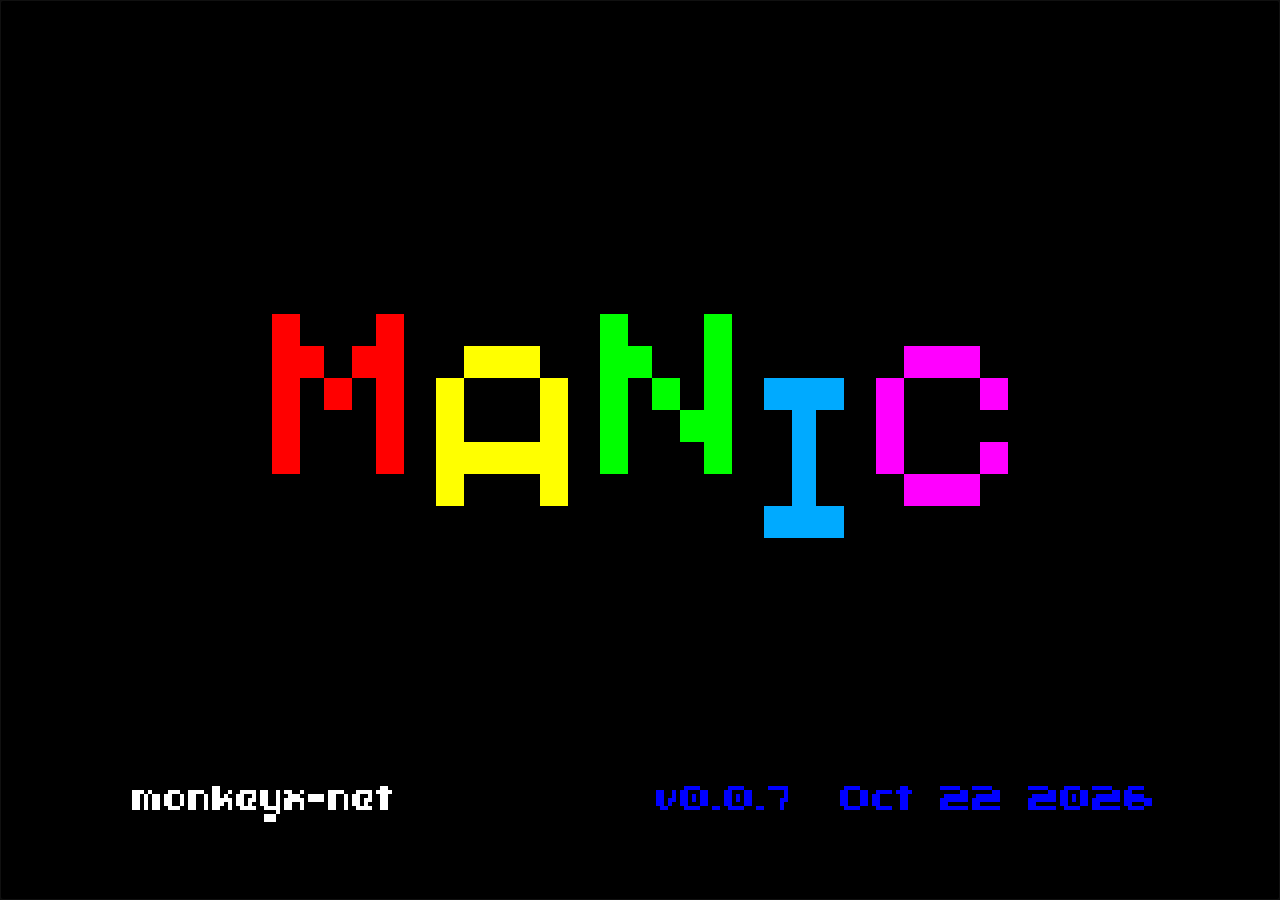
<file: web/index.html>
<!DOCTYPE html>
<html lang="en">
<head>
  <meta charset="utf-8">
  <meta name="viewport" content="width=device-width, initial-scale=1, user-scalable=no">
  <title>Manic Miner</title>
  <style>
    * { margin: 0; padding: 0; box-sizing: border-box; }
    html, body { width: 100%; height: 100%; background: #000; overflow: hidden; touch-action: none; }
    canvas#canvas { display: block; image-rendering: pixelated; }

    #controls { display: none; position: fixed; inset: 0; pointer-events: none; z-index: 10; }

    .ctrl-btn {
      position: absolute;
      pointer-events: all;
      background: rgba(255,255,255,0.15);
      border: 2px solid rgba(255,255,255,0.4);
      border-radius: 50%;
      color: rgba(255,255,255,0.8);
      font-size: 28px;
      line-height: 1;
      display: flex;
      align-items: center;
      justify-content: center;
      user-select: none;
      -webkit-user-select: none;
      width: 72px;
      height: 72px;
    }
    .ctrl-btn:active { background: rgba(255,255,255,0.35); }

    #ctrl-left  { bottom: 24px; left: 24px; }
    #ctrl-right { bottom: 24px; left: 112px; }
    #ctrl-jump  { bottom: 24px; right: 24px; width: 88px; height: 88px; font-size: 36px; }
    #ctrl-enter { bottom: 120px; right: 24px; }
    #ctrl-pause { top: 16px; right: 104px; width: 52px; height: 52px; font-size: 20px; border-radius: 8px; }
    #ctrl-esc   { top: 16px; right: 40px;  width: 52px; height: 52px; font-size: 20px; border-radius: 8px; }
  </style>
</head>
<body>
  <canvas id="canvas" oncontextmenu="event.preventDefault()" tabindex="-1"></canvas>

  <div id="controls">
    <div class="ctrl-btn" id="ctrl-left">&#9664;</div>
    <div class="ctrl-btn" id="ctrl-right">&#9654;</div>
    <div class="ctrl-btn" id="ctrl-jump">&#9650;</div>
    <div class="ctrl-btn" id="ctrl-enter">&#9166;</div>
    <div class="ctrl-btn" id="ctrl-pause">&#9646;&#9646;</div>
    <div class="ctrl-btn" id="ctrl-esc">&#10005;</div>
  </div>

  <script>
    var canvas = document.getElementById('canvas');

    function sendKey(type, key, code) {
      canvas.dispatchEvent(new KeyboardEvent(type, {
        key: key, code: code, keyCode: 0,
        bubbles: true, cancelable: true
      }));
    }

    function bindBtn(id, key, code) {
      var el = document.getElementById(id);
      el.addEventListener('touchstart', function(e) {
        e.preventDefault();
        sendKey('keydown', key, code);
      }, {passive: false});
      el.addEventListener('touchend', function(e) {
        e.preventDefault();
        sendKey('keyup', key, code);
      }, {passive: false});
      el.addEventListener('touchcancel', function(e) {
        sendKey('keyup', key, code);
      }, {passive: false});
    }

    bindBtn('ctrl-left',  'ArrowLeft',  'ArrowLeft');
    bindBtn('ctrl-right', 'ArrowRight', 'ArrowRight');
    bindBtn('ctrl-jump',  ' ',          'Space');
    bindBtn('ctrl-enter', 'Enter',      'Enter');
    bindBtn('ctrl-pause', 'Tab',        'Tab');
    bindBtn('ctrl-esc',   'Escape',     'Escape');

    var isAndroid = /android/i.test(navigator.userAgent);
    var isTouch   = 'ontouchstart' in window || navigator.maxTouchPoints > 0;
    if (isAndroid || isTouch) {
      document.getElementById('controls').style.display = 'block';
    }

    var Module = {
      canvas: canvas,
      onRuntimeInitialized: function() { canvas.focus(); }
    };
  </script>
  <script async type="text/javascript" src="index.js"></script>
</body>
</html>
</file>
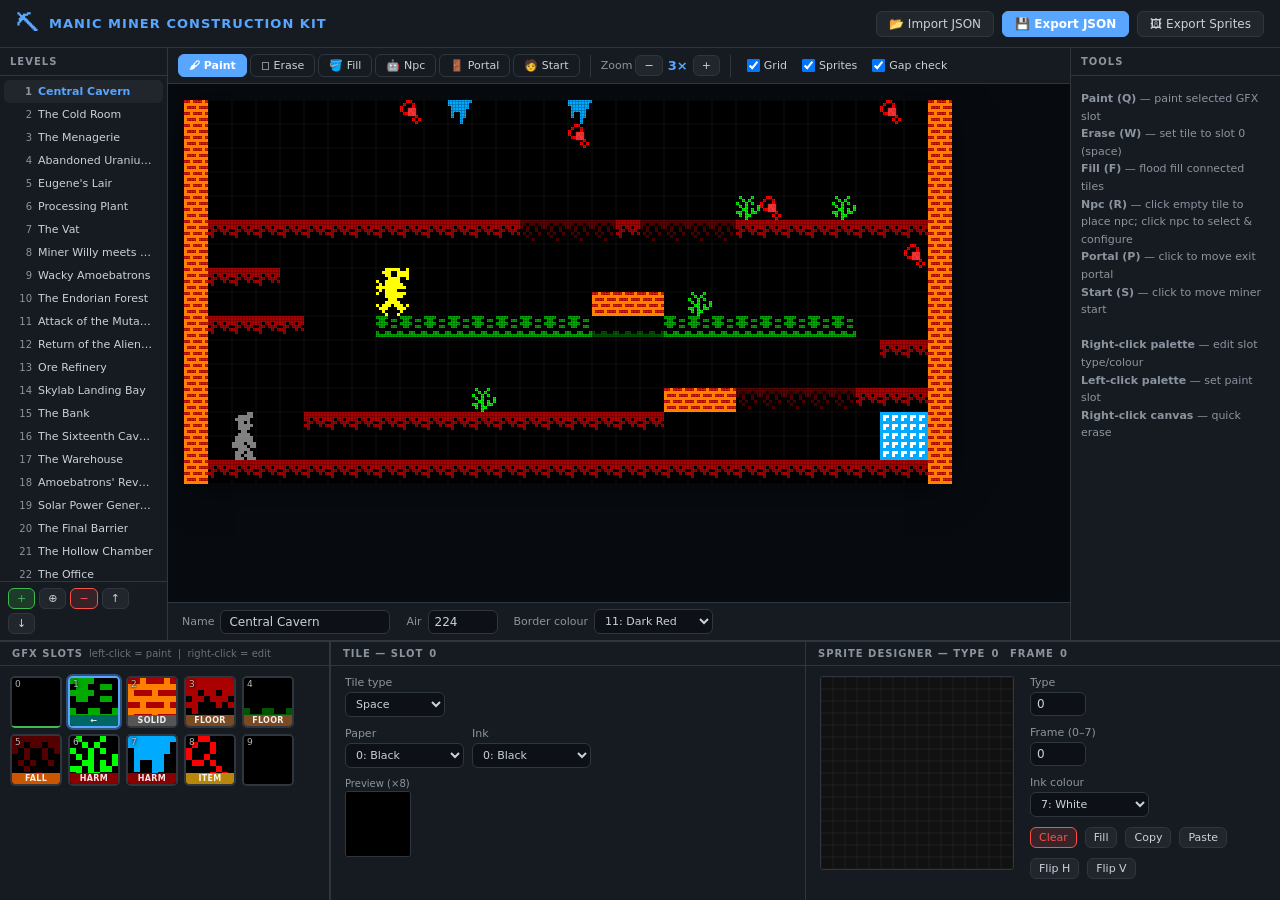
<file: web/editor/index.html>
<!doctype html>
<html lang="en">
    <head>
        <meta charset="UTF-8" />
        <meta name="viewport" content="width=device-width, initial-scale=1.0" />
        <title>Manic Miner Construction Kit</title>
        <link rel="stylesheet" href="css/style.css" />
    </head>
    <body>
        <!-- ── Header ─────────────────────────────────────────────────────────── -->
        <header class="app-header">
            <div class="brand">
                <span class="brand-gem">⛏</span>
                <span>MANIC MINER CONSTRUCTION KIT</span>
            </div>
            <div class="header-actions">
                <button id="btn-import" class="btn">📂 Import JSON</button>
                <button id="btn-export" class="btn btn-primary">
                    💾 Export JSON
                </button>
                <button id="btn-export-sprites" class="btn">
                    🖼 Export Sprites
                </button>
                <input type="file" id="file-input" accept=".json" hidden />
            </div>
        </header>

        <!-- ── Workspace ──────────────────────────────────────────────────────── -->
        <div class="workspace">
            <!-- Level list sidebar -->
            <aside class="panel panel-levels">
                <div class="panel-header">Levels</div>
                <div id="level-list" class="level-list"></div>
                <div class="panel-footer">
                    <button
                        id="btn-add-level"
                        class="btn btn-sm btn-success"
                        title="Add new level"
                    >
                        +
                    </button>
                    <button
                        id="btn-dup-level"
                        class="btn btn-sm"
                        title="Duplicate level"
                    >
                        ⊕
                    </button>
                    <button
                        id="btn-del-level"
                        class="btn btn-sm btn-danger"
                        title="Delete level"
                    >
                        −
                    </button>
                    <button
                        id="btn-level-up"
                        class="btn btn-sm"
                        title="Move level up"
                    >
                        ↑
                    </button>
                    <button
                        id="btn-level-down"
                        class="btn btn-sm"
                        title="Move level down"
                    >
                        ↓
                    </button>
                </div>
            </aside>

            <!-- Main editor -->
            <main class="editor-main">
                <!-- Toolbar -->
                <div class="toolbar">
                    <div class="tool-group">
                        <button
                            class="tool-btn active"
                            data-tool="paint"
                            title="Paint tile (Q)"
                        >
                            🖌 Paint
                        </button>
                        <button
                            class="tool-btn"
                            data-tool="erase"
                            title="Erase tile (W)"
                        >
                            ◻ Erase
                        </button>
                        <button
                            class="tool-btn"
                            data-tool="fill"
                            title="Flood fill (F)"
                        >
                            🪣 Fill
                        </button>
                        <button
                            class="tool-btn"
                            data-tool="npc"
                            title="Place npc (R) — left-click tile to place, click npc to select"
                        >
                            🤖 Npc
                        </button>
                        <button
                            class="tool-btn"
                            data-tool="portal"
                            title="Place portal (P) — click to move"
                        >
                            🚪 Portal
                        </button>
                        <button
                            class="tool-btn"
                            data-tool="start"
                            title="Set miner start (S) — click to move"
                        >
                            🧑 Start
                        </button>
                    </div>
                    <div class="tool-sep"></div>
                    <div class="tool-group">
                        <span class="tool-label">Zoom</span>
                        <button
                            id="zoom-out"
                            class="btn btn-sm"
                            title="Zoom out (-)"
                        >
                            −
                        </button>
                        <span id="zoom-label" class="zoom-label">3×</span>
                        <button
                            id="zoom-in"
                            class="btn btn-sm"
                            title="Zoom in (+)"
                        >
                            +
                        </button>
                    </div>
                    <div class="tool-sep"></div>
                    <div class="tool-group">
                        <label class="checkbox-row"
                            ><input type="checkbox" id="show-grid" checked />
                            Grid</label
                        >
                        <label class="checkbox-row"
                            ><input type="checkbox" id="show-sprites" checked />
                            Sprites</label
                        >
                        <label class="checkbox-row"
                            ><input type="checkbox" id="show-gap-warnings" checked />
                            Gap check</label
                        >
                    </div>
                </div>

                <!-- Canvas -->
                <div class="canvas-scroll" id="canvas-scroll">
                    <div class="canvas-container">
                        <canvas id="level-canvas"></canvas>
                    </div>
                </div>

                <!-- Level metadata -->
                <div class="level-meta">
                    <label
                        >Name
                        <input
                            type="text"
                            id="level-name"
                            class="input-text"
                            maxlength="32"
                            placeholder="Level name…"
                        />
                    </label>
                    <label
                        >Air
                        <input
                            type="number"
                            id="level-air"
                            class="input-num"
                            min="0"
                            max="65535"
                            value="8192"
                        />
                    </label>
                    <label
                        >Border colour
                        <select id="level-border" class="input-sel"></select>
                    </label>
                </div>
            </main>

            <!-- Properties panel -->
            <aside class="panel panel-props">
                <!-- Npc properties (shown when npc selected) -->
                <div id="npc-props" style="display: none">
                    <div class="panel-header">Npc Properties</div>
                    <div class="props-section">
                        <div class="prop-row">
                            <label
                                >Sprite type
                                <select id="npc-gfx" class="input-sel"></select>
                            </label>
                        </div>
                        <div class="prop-row">
                            <label
                                >Ink colour
                                <select id="npc-ink" class="input-sel"></select>
                            </label>
                        </div>
                        <div class="prop-row">
                            <label
                                >Frames
                                <select id="npc-nframes" class="input-sel">
                                    <option value="3">4 frames</option>
                                    <option value="7">8 frames</option>
                                </select>
                            </label>
                        </div>
                        <div class="prop-row">
                            <label
                                >Movement
                                <select id="npc-move" class="input-sel">
                                    <option value="0">None</option>
                                    <option value="1">← Left</option>
                                    <option value="2">→ Right</option>
                                </select>
                            </label>
                        </div>
                        <div class="prop-row">
                            <label
                                >Speed (ticks/px)
                                <input
                                    type="number"
                                    id="npc-speed"
                                    class="input-num"
                                    min="0"
                                    max="16"
                                    value="0"
                                />
                            </label>
                        </div>
                        <div class="prop-row">
                            <label
                                >Min X (pixels)
                                <input
                                    type="number"
                                    id="npc-min"
                                    class="input-num"
                                    min="0"
                                    max="255"
                                    value="0"
                                />
                            </label>
                        </div>
                        <div class="prop-row">
                            <label
                                >Max X (pixels)
                                <input
                                    type="number"
                                    id="npc-max"
                                    class="input-num"
                                    min="0"
                                    max="255"
                                    value="128"
                                />
                            </label>
                        </div>
                        <div class="prop-row">
                            <button
                                id="btn-del-npc"
                                class="btn btn-sm btn-danger"
                            >
                                Delete Npc
                            </button>
                        </div>
                        <div id="npc-sprite-preview" class="npc-preview"></div>
                    </div>
                </div>

                <!-- Portal properties -->
                <div id="portal-props" style="display: none">
                    <div class="panel-header">Portal</div>
                    <div class="props-section">
                        <p class="hint-text">
                            Click on the level to move the portal.
                        </p>
                        <div class="prop-row">
                            <label
                                >Colour 0 (paper)
                                <select
                                    id="portal-c0"
                                    class="input-sel"
                                ></select>
                            </label>
                        </div>
                        <div class="prop-row">
                            <label
                                >Colour 1 (ink)
                                <select
                                    id="portal-c1"
                                    class="input-sel"
                                ></select>
                            </label>
                        </div>
                        <div
                            id="portal-sprite-preview"
                            class="portal-preview"
                        ></div>
                    </div>
                </div>

                <!-- Miner start properties -->
                <div id="start-props" style="display: none">
                    <div class="panel-header">Miner Start</div>
                    <div class="props-section">
                        <p class="hint-text">
                            Click on the level to move the start position.
                        </p>
                        <div class="prop-row">
                            <label
                                >Miner colour
                                <select
                                    id="start-ink"
                                    class="input-sel"
                                ></select>
                            </label>
                        </div>
                        <div class="prop-row">
                            <label
                                >Facing
                                <select id="start-dir" class="input-sel">
                                    <option value="0">Right →</option>
                                    <option value="1">Left ←</option>
                                </select>
                            </label>
                        </div>
                        <div
                            id="miner-sprite-preview"
                            class="miner-preview"
                        ></div>
                    </div>
                </div>

                <!-- Default info -->
                <div id="tile-info">
                    <div class="panel-header">Tools</div>
                    <div class="props-section">
                        <p class="hint-text">
                            <strong>Paint (Q)</strong> — paint selected GFX
                            slot<br />
                            <strong>Erase (W)</strong> — set tile to slot 0
                            (space)<br />
                            <strong>Fill (F)</strong> — flood fill connected
                            tiles<br />
                            <strong>Npc (R)</strong> — click empty tile to place
                            npc; click npc to select &amp; configure<br />
                            <strong>Portal (P)</strong> — click to move exit
                            portal<br />
                            <strong>Start (S)</strong> — click to move miner
                            start<br />
                            <br />
                            <strong>Right-click palette</strong> — edit slot
                            type/colour<br />
                            <strong>Left-click palette</strong> — set paint
                            slot<br />
                            <strong>Right-click canvas</strong> — quick erase<br />
                        </p>
                    </div>
                </div>
            </aside>
        </div>

        <!-- ── Bottom Panel: GFX palette + tile designer + sprite designer ─────── -->
        <div class="bottom-panel">
            <!-- GFX slot palette -->
            <div class="gfx-palette-section">
                <div class="section-header">
                    GFX Slots
                    <span class="hint-small"
                        >left-click = paint &nbsp;|&nbsp; right-click =
                        edit</span
                    >
                </div>
                <div id="gfx-slots" class="gfx-slots-grid"></div>
            </div>

            <!-- Tile designer -->
            <div class="designer-section">
                <div class="section-header">
                    Tile — Slot <span id="designer-slot-num">0</span>
                </div>
                <div class="designer-layout">
                    <div class="designer-controls">
                        <div class="ctrl-row">
                            <label style="display:flex;flex-direction:column;gap:3px;font-size:11px;color:var(--text-muted)">
                                Tile type
                                <select id="tile-type" class="input-sel"></select>
                            </label>
                        </div>
                        <div class="ctrl-row">
                            <label style="display:flex;flex-direction:column;gap:3px;font-size:11px;color:var(--text-muted)">
                                Paper
                                <select id="tile-paper" class="input-sel"></select>
                            </label>
                            <label style="display:flex;flex-direction:column;gap:3px;font-size:11px;color:var(--text-muted)">
                                Ink
                                <select id="tile-ink" class="input-sel"></select>
                            </label>
                        </div>
                        <div>
                            <div class="preview-label">Preview (×8)</div>
                            <canvas id="tile-preview" width="64" height="64"></canvas>
                        </div>
                    </div>
                </div>
            </div>

            <!-- Sprite designer -->
            <div class="designer-section">
                <div class="section-header">
                    Sprite Designer — Type <span id="sprite-type-num">0</span>
                    &nbsp;Frame <span id="sprite-frame-num">0</span>
                </div>
                <div class="designer-layout">
                    <canvas
                        id="sprite-designer-canvas"
                        width="192"
                        height="192"
                        title="Left-drag to set pixels · Right-drag to clear pixels"
                    ></canvas>
                    <div class="designer-controls">
                        <div class="ctrl-row">
                            <label style="display:flex;flex-direction:column;gap:3px;font-size:11px;color:var(--text-muted)">
                                Type
                                <input type="number" id="sprite-type-sel" class="input-num" min="0" max="28" value="0" style="width:56px" />
                            </label>
                        </div>
                        <div class="ctrl-row">
                            <label style="display:flex;flex-direction:column;gap:3px;font-size:11px;color:var(--text-muted)">
                                Frame (0–7)
                                <input type="number" id="sprite-frame-sel" class="input-num" min="0" max="7" value="0" style="width:56px" />
                            </label>
                        </div>
                        <div class="ctrl-row">
                            <label style="display:flex;flex-direction:column;gap:3px;font-size:11px;color:var(--text-muted)">
                                Ink colour
                                <select id="sprite-ink-sel" class="input-sel"></select>
                            </label>
                        </div>
                        <div class="ctrl-row">
                            <button id="btn-sprite-clear" class="btn btn-sm btn-danger">Clear</button>
                            <button id="btn-sprite-fill"  class="btn btn-sm">Fill</button>
                            <button id="btn-sprite-copy"  class="btn btn-sm">Copy</button>
                            <button id="btn-sprite-paste" class="btn btn-sm">Paste</button>
                        </div>
                        <div class="ctrl-row">
                            <button id="btn-sprite-flip-h" class="btn btn-sm">Flip H</button>
                            <button id="btn-sprite-flip-v" class="btn btn-sm">Flip V</button>
                        </div>
                    </div>
                </div>
            </div>
        </div>

        <script type="module" src="js/app.js"></script>
    </body>
</html>
</file>
<file: web/editor/css/style.css>
/* Manic Miner Construction Kit — dark modern theme */
:root {
  --bg:          #0d1117;
  --panel:       #161b22;
  --panel2:      #1c2128;
  --border:      #30363d;
  --text:        #c9d1d9;
  --text-muted:  #8b949e;
  --accent:      #58a6ff;
  --accent-h:    #79b8ff;
  --success:     #3fb950;
  --danger:      #f85149;
  --warning:     #d29922;
  --active:      #21262d;
  --hover:       #1c2128;
  --radius:      6px;
  --header-h:    48px;
  --bottom-h:    260px;
  --levels-w:    168px;
  --props-w:     210px;
}

*, *::before, *::after { box-sizing: border-box; margin: 0; padding: 0; }

html, body {
  height: 100%;
  overflow: hidden;
}

body {
  font-family: -apple-system, BlinkMacSystemFont, 'Segoe UI', system-ui, sans-serif;
  font-size: 12px;
  background: var(--bg);
  color: var(--text);
  display: flex;
  flex-direction: column;
}

/* ── Header ─────────────────────────────────────────────────────────────────── */

.app-header {
  height: var(--header-h);
  background: var(--panel);
  border-bottom: 1px solid var(--border);
  display: flex;
  align-items: center;
  padding: 0 16px;
  gap: 12px;
  flex-shrink: 0;
  z-index: 100;
}

.brand {
  display: flex;
  align-items: center;
  gap: 10px;
  font-weight: 800;
  font-size: 13px;
  letter-spacing: 0.08em;
  color: var(--accent);
  flex: 1;
}

.brand-gem { font-size: 22px; }

.header-actions { display: flex; gap: 8px; }

/* ── Workspace layout ───────────────────────────────────────────────────────── */

.workspace {
  display: flex;
  flex: 1;
  min-height: 0;
  overflow: hidden;
}

/* ── Side panels ────────────────────────────────────────────────────────────── */

.panel {
  background: var(--panel);
  display: flex;
  flex-direction: column;
  overflow: hidden;
  flex-shrink: 0;
}

.panel-levels {
  width: var(--levels-w);
  border-right: 1px solid var(--border);
}

.panel-props {
  width: var(--props-w);
  border-left: 1px solid var(--border);
}

.panel-header {
  padding: 8px 10px;
  font-size: 10px;
  font-weight: 700;
  text-transform: uppercase;
  letter-spacing: 0.1em;
  color: var(--text-muted);
  border-bottom: 1px solid var(--border);
  flex-shrink: 0;
}

.panel-footer {
  padding: 6px 8px;
  border-top: 1px solid var(--border);
  display: flex;
  gap: 4px;
  flex-wrap: wrap;
  flex-shrink: 0;
}

/* ── Level list ─────────────────────────────────────────────────────────────── */

.level-list {
  flex: 1;
  overflow-y: auto;
  padding: 4px;
}

.level-item {
  display: flex;
  align-items: center;
  gap: 6px;
  padding: 5px 8px;
  border-radius: var(--radius);
  cursor: pointer;
  font-size: 11px;
  transition: background 0.1s;
  overflow: hidden;
}
.level-item:hover { background: var(--hover); }
.level-item.active { background: var(--active); color: var(--accent); font-weight: 600; }

.level-num {
  font-size: 10px;
  color: var(--text-muted);
  min-width: 20px;
  text-align: right;
  flex-shrink: 0;
}
.level-name-text {
  overflow: hidden;
  text-overflow: ellipsis;
  white-space: nowrap;
}

/* ── Editor main ────────────────────────────────────────────────────────────── */

.editor-main {
  flex: 1;
  display: flex;
  flex-direction: column;
  overflow: hidden;
  min-width: 0;
}

/* ── Toolbar ────────────────────────────────────────────────────────────────── */

.toolbar {
  display: flex;
  align-items: center;
  gap: 4px;
  padding: 6px 10px;
  background: var(--panel);
  border-bottom: 1px solid var(--border);
  flex-shrink: 0;
  flex-wrap: wrap;
}

.tool-group {
  display: flex;
  align-items: center;
  gap: 3px;
}

.tool-sep {
  width: 1px;
  height: 22px;
  background: var(--border);
  margin: 0 6px;
}

.tool-btn {
  padding: 4px 10px;
  border: 1px solid var(--border);
  border-radius: var(--radius);
  background: transparent;
  color: var(--text);
  cursor: pointer;
  font-size: 11px;
  font-family: inherit;
  white-space: nowrap;
  transition: all 0.1s;
}
.tool-btn:hover { background: var(--hover); border-color: var(--accent); }
.tool-btn.active {
  background: var(--accent);
  border-color: var(--accent);
  color: #fff;
  font-weight: 700;
}

.zoom-label {
  font-size: 13px;
  font-weight: 700;
  min-width: 24px;
  text-align: center;
  color: var(--accent);
}
.tool-label { font-size: 11px; color: var(--text-muted); }
.checkbox-row {
  display: flex;
  align-items: center;
  gap: 4px;
  cursor: pointer;
  font-size: 11px;
  padding: 2px 6px;
  border-radius: var(--radius);
  transition: background 0.1s;
}
.checkbox-row:hover { background: var(--hover); }

/* ── Canvas area ────────────────────────────────────────────────────────────── */

.canvas-scroll {
  flex: 1;
  overflow: auto;
  background: #070b10;
  padding: 16px;
  display: flex;
  align-items: flex-start;
  justify-content: flex-start;
}

.canvas-container { display: inline-block; line-height: 0; }

#level-canvas {
  display: block;
  cursor: crosshair;
  image-rendering: pixelated;
  box-shadow: 0 4px 32px rgba(0,0,0,0.6);
}

/* ── Level meta bar ─────────────────────────────────────────────────────────── */

.level-meta {
  display: flex;
  align-items: center;
  gap: 16px;
  padding: 6px 14px;
  background: var(--panel);
  border-top: 1px solid var(--border);
  flex-shrink: 0;
  flex-wrap: wrap;
}
.level-meta label {
  display: flex;
  align-items: center;
  gap: 6px;
  font-size: 11px;
  color: var(--text-muted);
  white-space: nowrap;
}

/* ── Bottom panel ───────────────────────────────────────────────────────────── */

.bottom-panel {
  display: flex;
  height: var(--bottom-h);
  background: var(--panel);
  border-top: 2px solid var(--border);
  flex-shrink: 0;
  overflow-x: auto;
  overflow-y: hidden;
}

.gfx-palette-section {
  width: 330px;
  border-right: 1px solid var(--border);
  display: flex;
  flex-direction: column;
  flex-shrink: 0;
}

.designer-section {
  flex: 1;
  min-width: 420px;
  display: flex;
  flex-direction: column;
  overflow: hidden;
  border-left: 1px solid var(--border);
}

.section-header {
  padding: 6px 12px;
  font-size: 10px;
  font-weight: 700;
  text-transform: uppercase;
  letter-spacing: 0.1em;
  color: var(--text-muted);
  border-bottom: 1px solid var(--border);
  flex-shrink: 0;
  display: flex;
  align-items: center;
  gap: 6px;
}
.hint-small {
  font-weight: 400;
  text-transform: none;
  letter-spacing: 0;
  font-size: 10px;
  color: var(--text-muted);
  opacity: 0.7;
}

/* ── GFX slot palette ───────────────────────────────────────────────────────── */

.gfx-slots-grid {
  display: flex;
  flex-wrap: wrap;
  gap: 6px;
  padding: 10px;
  overflow-y: auto;
  flex: 1;
  align-content: flex-start;
}

.gfx-slot {
  width: 52px;
  height: 52px;
  border: 2px solid var(--border);
  border-radius: 5px;
  cursor: pointer;
  position: relative;
  overflow: hidden;
  transition: border-color 0.1s, box-shadow 0.1s;
  display: flex;
  align-items: stretch;
  background: #000;
}
.gfx-slot canvas {
  width: 100%;
  height: 100%;
  image-rendering: pixelated;
  display: block;
}
.gfx-slot:hover { border-color: var(--accent); }
.gfx-slot.paint-active {
  border-color: var(--accent);
  box-shadow: 0 0 0 2px rgba(88,166,255,0.4);
}
.gfx-slot.design-active {
  border-bottom-color: var(--success);
}
.gfx-slot.paint-active.design-active {
  box-shadow: 0 0 0 2px rgba(88,166,255,0.4), inset 0 -2px 0 var(--success);
}

.gfx-slot-num {
  position: absolute;
  top: 2px;
  left: 3px;
  font-size: 9px;
  color: rgba(255,255,255,0.7);
  text-shadow: 0 0 4px #000, 0 0 2px #000;
  line-height: 1;
  pointer-events: none;
}
.gfx-slot-badge {
  position: absolute;
  bottom: 0;
  left: 0;
  right: 0;
  font-size: 8px;
  text-align: center;
  color: rgba(255,255,255,0.9);
  padding: 1px 0;
  pointer-events: none;
  font-weight: 700;
  letter-spacing: 0.04em;
}

/* ── Tile designer ──────────────────────────────────────────────────────────── */

.designer-layout {
  display: flex;
  gap: 16px;
  padding: 10px 14px;
  flex: 1;
  overflow: hidden;
  align-items: flex-start;
}

#sprite-designer-canvas {
  border: 1px solid var(--border);
  cursor: crosshair;
  image-rendering: pixelated;
  flex-shrink: 0;
  border-radius: 3px;
}

.designer-controls {
  display: flex;
  flex-direction: column;
  gap: 10px;
  min-width: 170px;
}

.ctrl-row {
  display: flex;
  gap: 8px;
  align-items: flex-end;
  flex-wrap: wrap;
}

.preview-label {
  font-size: 10px;
  color: var(--text-muted);
  margin-bottom: 2px;
}

#tile-preview {
  border: 1px solid var(--border);
  image-rendering: pixelated;
  display: block;
  border-radius: 3px;
}

/* ── Properties panel ───────────────────────────────────────────────────────── */

.panel-props {
  overflow-y: auto;
}

.props-section {
  padding: 10px;
}

.prop-row {
  margin-bottom: 10px;
}
.prop-row label {
  display: flex;
  align-items: center;
  justify-content: space-between;
  gap: 8px;
  font-size: 11px;
  color: var(--text-muted);
}

.hint-text {
  font-size: 11px;
  color: var(--text-muted);
  line-height: 1.6;
  padding: 4px 0;
}

.robot-preview, .portal-preview, .miner-preview {
  margin-top: 10px;
  border: 1px solid var(--border);
  border-radius: var(--radius);
  display: flex;
  align-items: center;
  justify-content: center;
  padding: 10px;
  background: #000;
  min-height: 52px;
}
.robot-preview canvas,
.portal-preview canvas,
.miner-preview canvas {
  image-rendering: pixelated;
}

/* ── Buttons ────────────────────────────────────────────────────────────────── */

.btn {
  display: inline-flex;
  align-items: center;
  gap: 4px;
  padding: 5px 12px;
  border: 1px solid var(--border);
  border-radius: var(--radius);
  background: var(--active);
  color: var(--text);
  cursor: pointer;
  font-size: 12px;
  font-family: inherit;
  transition: all 0.1s;
  white-space: nowrap;
}
.btn:hover { background: var(--hover); border-color: var(--accent); color: var(--accent-h); }
.btn-primary   { background: var(--accent);   border-color: var(--accent);   color: #fff; font-weight: 700; }
.btn-primary:hover { background: var(--accent-h); }
.btn-success   { background: rgba(63,185,80,0.2); border-color: var(--success); color: var(--success); }
.btn-success:hover { background: rgba(63,185,80,0.3); }
.btn-danger    { background: rgba(248,81,73,0.15); border-color: var(--danger); color: var(--danger); }
.btn-danger:hover  { background: rgba(248,81,73,0.25); }
.btn-sm { padding: 3px 8px; font-size: 11px; }

/* ── Form controls ──────────────────────────────────────────────────────────── */

.input-text {
  padding: 4px 8px;
  background: var(--bg);
  border: 1px solid var(--border);
  border-radius: var(--radius);
  color: var(--text);
  font-size: 12px;
  font-family: inherit;
  width: 170px;
  transition: border-color 0.1s;
}
.input-text:focus { outline: none; border-color: var(--accent); }

.input-num {
  padding: 4px 6px;
  background: var(--bg);
  border: 1px solid var(--border);
  border-radius: var(--radius);
  color: var(--text);
  font-size: 12px;
  font-family: inherit;
  width: 70px;
  transition: border-color 0.1s;
}
.input-num:focus { outline: none; border-color: var(--accent); }

.input-sel {
  padding: 4px 6px;
  background: var(--bg);
  border: 1px solid var(--border);
  border-radius: var(--radius);
  color: var(--text);
  font-size: 11px;
  font-family: inherit;
  transition: border-color 0.1s;
}
.input-sel:focus { outline: none; border-color: var(--accent); }

/* ── Scrollbars ─────────────────────────────────────────────────────────────── */

::-webkit-scrollbar { width: 6px; height: 6px; }
::-webkit-scrollbar-track { background: var(--bg); }
::-webkit-scrollbar-thumb { background: var(--border); border-radius: 3px; }
::-webkit-scrollbar-thumb:hover { background: var(--text-muted); }
</file>
